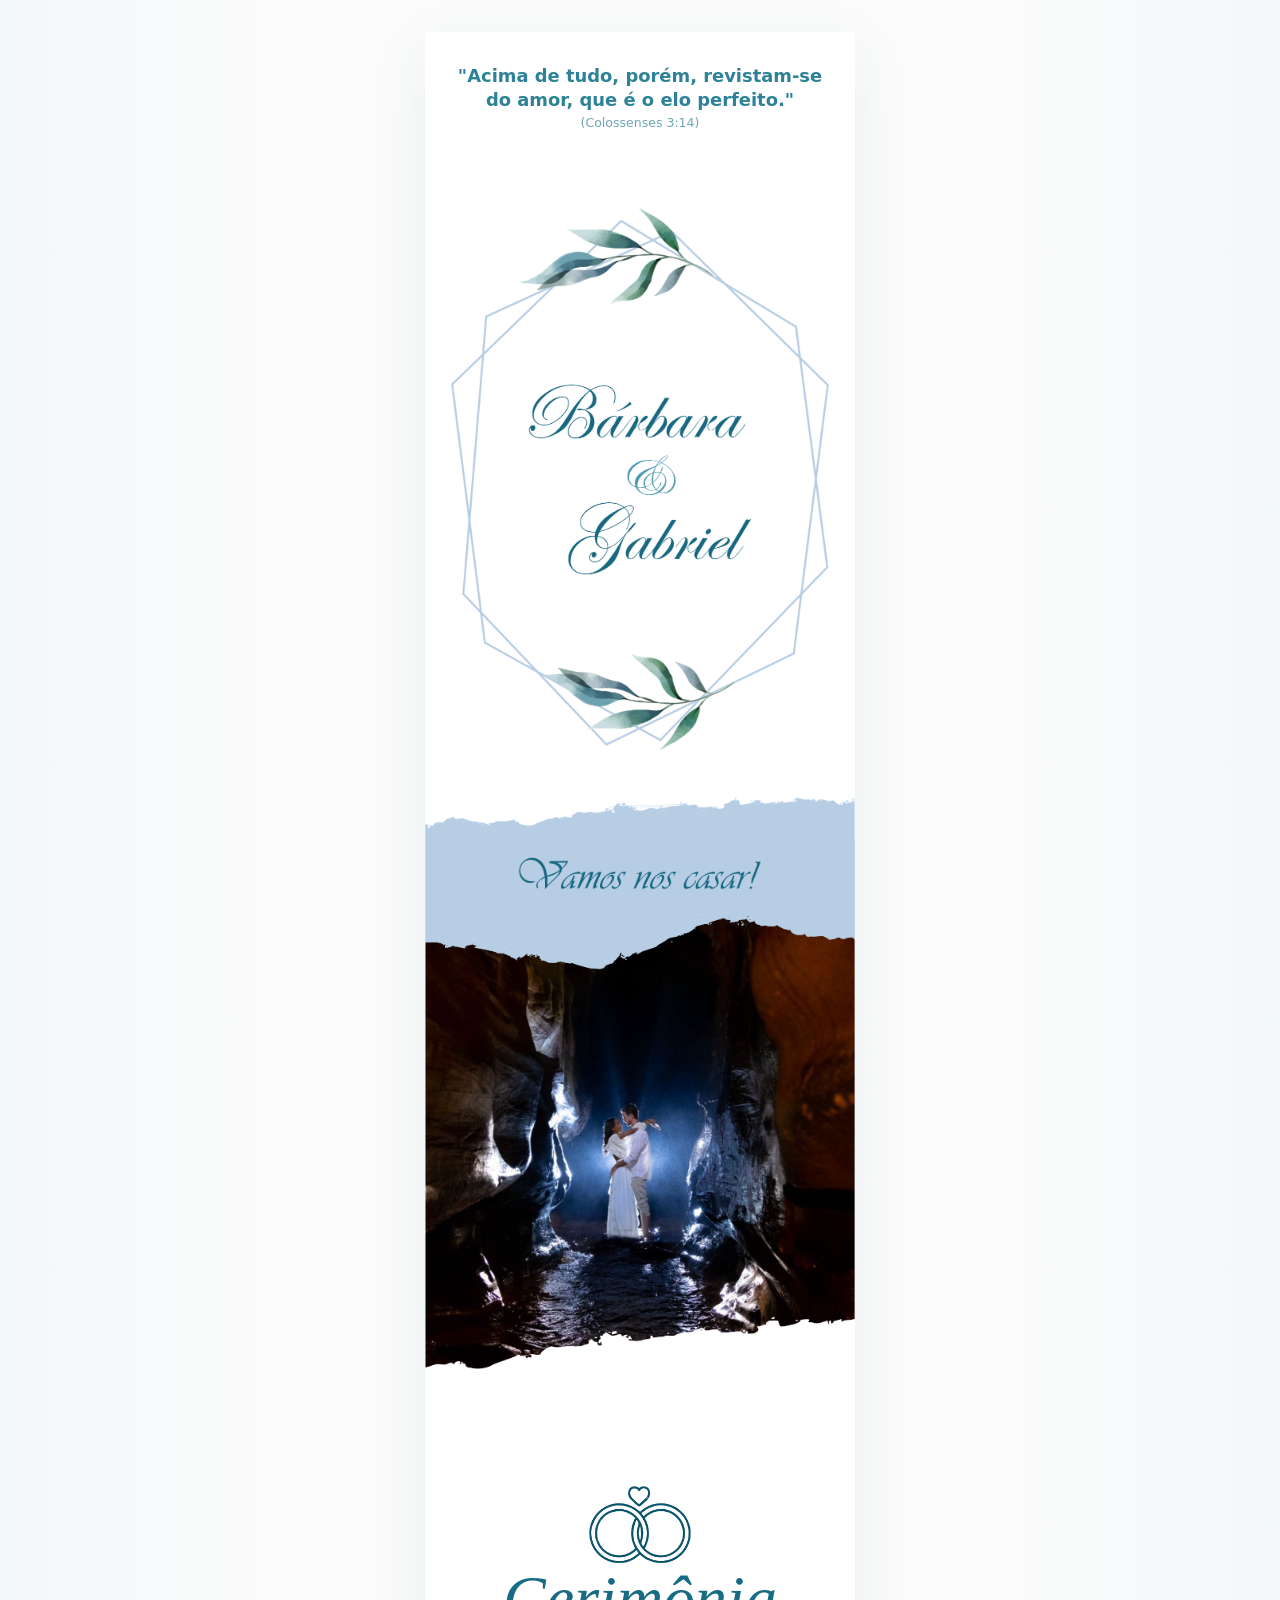
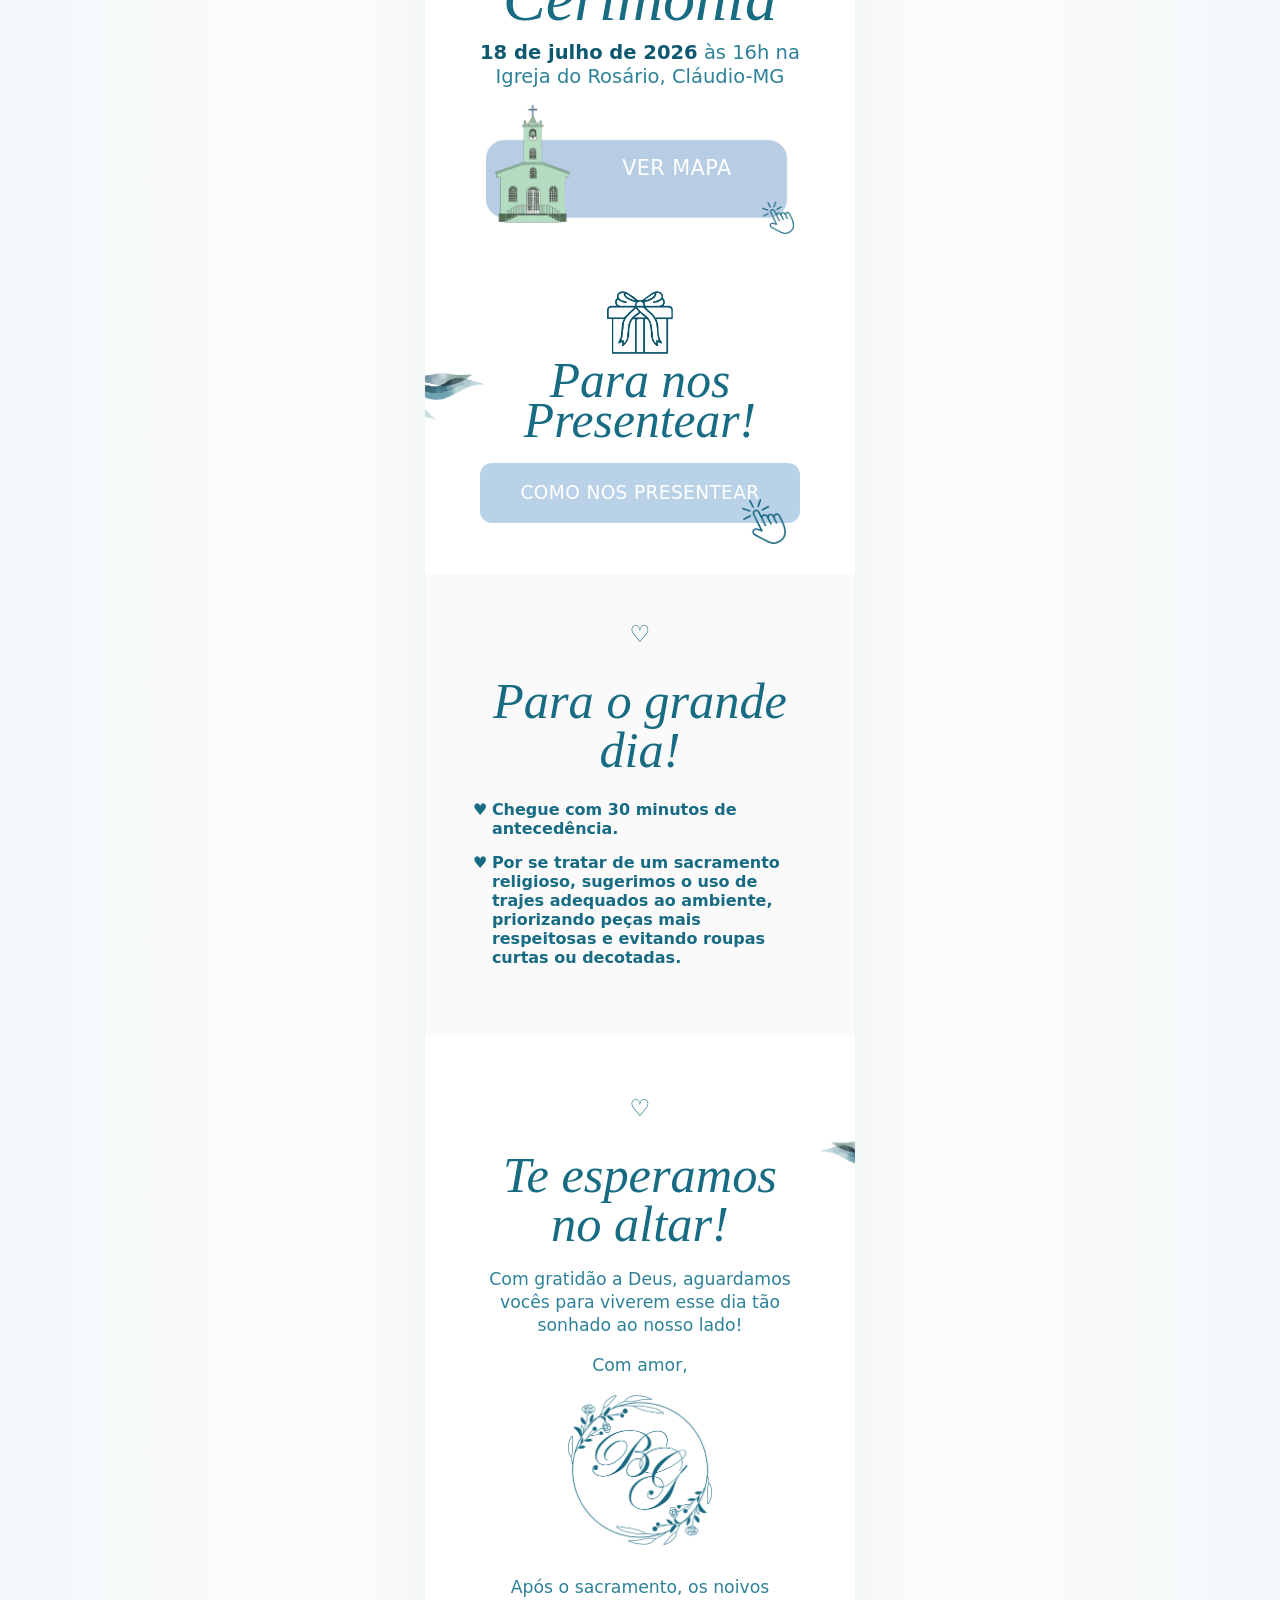
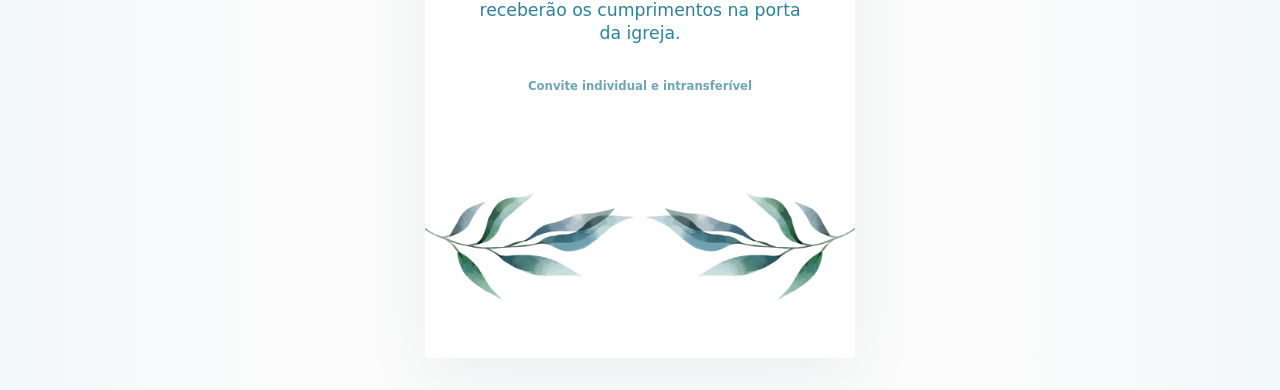
<file: index.html>
<!doctype html>
<html lang="pt-BR">
  <head>
    <meta charset="utf-8" />
    <meta name="viewport" content="width=device-width, initial-scale=1" />
    <meta
      name="description"
      content="Convite de casamento de Bárbara e Gabriel."
    />
    <title>Bárbara & Gabriel | Convite de Casamento</title>
    <link
      rel="icon"
      href="data:image/svg+xml,%3Csvg xmlns='http://www.w3.org/2000/svg' viewBox='0 0 64 64'%3E%3Crect width='64' height='64' rx='8' fill='%23f8fbfb'/%3E%3Ctext x='50%25' y='56%25' text-anchor='middle' font-size='28' fill='%23176b83' font-family='Georgia'%3EBG%3C/text%3E%3C/svg%3E"
    />
    <link rel="preload" as="image" href="assets/convite/nomes.png" />
    <link rel="preload" as="image" href="assets/convite/noivos.png" />
    <link rel="stylesheet" href="convite.css" />
  </head>
  <body>
    <a class="skip-link" href="#cerimonia">Ir para cerimônia</a>

    <main class="invite-page" aria-label="Convite de casamento de Bárbara e Gabriel">
      <header class="opening">
        <p class="verse">
          "Acima de tudo, porém, revistam-se<br />
          do amor, que é o elo perfeito."
          <span>(Colossenses 3:14)</span>
        </p>

        <img
          class="names-art"
          src="assets/convite/nomes.png"
          alt="Bárbara e Gabriel"
          width="946"
          height="1619"
          decoding="async"
          fetchpriority="high"
        />
      </header>

      <section class="couple-section" aria-label="Vamos nos casar">
        <img
          class="couple-art"
          src="assets/convite/noivos.png"
          alt="Vamos nos casar! Foto de Bárbara e Gabriel"
          width="1082"
          height="1599"
          decoding="async"
          fetchpriority="high"
        />
      </section>

      <section class="ceremony" id="cerimonia" aria-labelledby="ceremony-title">
        <img
          class="rings-art"
          src="assets/convite/aliancas.png"
          alt=""
          width="194"
          height="146"
          decoding="async"
        />
        <h1 id="ceremony-title">Cerimônia</h1>
        <p>
          <strong>18 de julho de 2026</strong> às 16h na<br />
          Igreja do Rosário, Cláudio-MG
        </p>

        <a
          class="map-link"
          href="https://www.google.com/maps/search/?api=1&query=Igreja%20do%20Ros%C3%A1rio%2C%20Cl%C3%A1udio-MG"
          target="_blank"
          rel="noopener"
          aria-label="Ver mapa da Igreja do Rosário, Cláudio-MG"
        >
          <img
            src="assets/convite/local.png"
            alt=""
            width="1325"
            height="556"
            decoding="async"
          />
          <span>Ver mapa</span>
        </a>
      </section>

      <section class="gift-section" aria-labelledby="gift-title">
        <img
          class="branch branch--left"
          src="assets/convite/galho-2.png"
          alt=""
          width="369"
          height="368"
          decoding="async"
        />
        <img
          class="gift-art"
          src="assets/convite/presente.png"
          alt=""
          width="253"
          height="242"
          decoding="async"
        />
        <h2 id="gift-title">Para nos<br />Presentear!</h2>
        <a
          class="soft-button"
          href="presentes.html"
        >
          Como nos presentear
          <img
            class="click-icon click-icon--gift"
            src="assets/convite/icone-clique.png"
            alt=""
            width="194"
            height="198"
            decoding="async"
          />
        </a>
      </section>

      <section class="big-day" aria-labelledby="big-day-title">
        <span class="heart" aria-hidden="true">♡</span>
        <h2 id="big-day-title">Para o grande dia!</h2>
        <ul>
          <li>Chegue com 30 minutos de antecedência.</li>
          <li>
            Por se tratar de um sacramento religioso, sugerimos o uso de trajes
            adequados ao ambiente, priorizando peças mais respeitosas e evitando
            roupas curtas ou decotadas.
          </li>
        </ul>
      </section>

      <section class="closing" aria-label="Mensagem aos convidados">
        <span class="heart" aria-hidden="true">♡</span>
        <img
          class="branch branch--right"
          src="assets/convite/galho.png"
          alt=""
          width="369"
          height="368"
          decoding="async"
        />
        <h2>Te esperamos no altar!</h2>
        <p>
          Com gratidão a Deus, aguardamos vocês para viverem esse dia tão sonhado
          ao nosso lado!
        </p>
        <p>Com amor,</p>
        <img
          class="crest-art"
          src="assets/convite/brasao.png"
          alt="Brasão de Bárbara e Gabriel"
          width="614"
          height="614"
          loading="eager"
          decoding="async"
        />
        <p>
          Após o sacramento, os noivos receberão os cumprimentos na porta da igreja.
        </p>
        <small>Convite individual e intransferível</small>
      </section>

      <footer class="invite-footer">
        <img
          src="assets/convite/galhos.png"
          alt=""
          width="1247"
          height="682"
          decoding="async"
        />
      </footer>
    </main>
  </body>
</html>
</file>
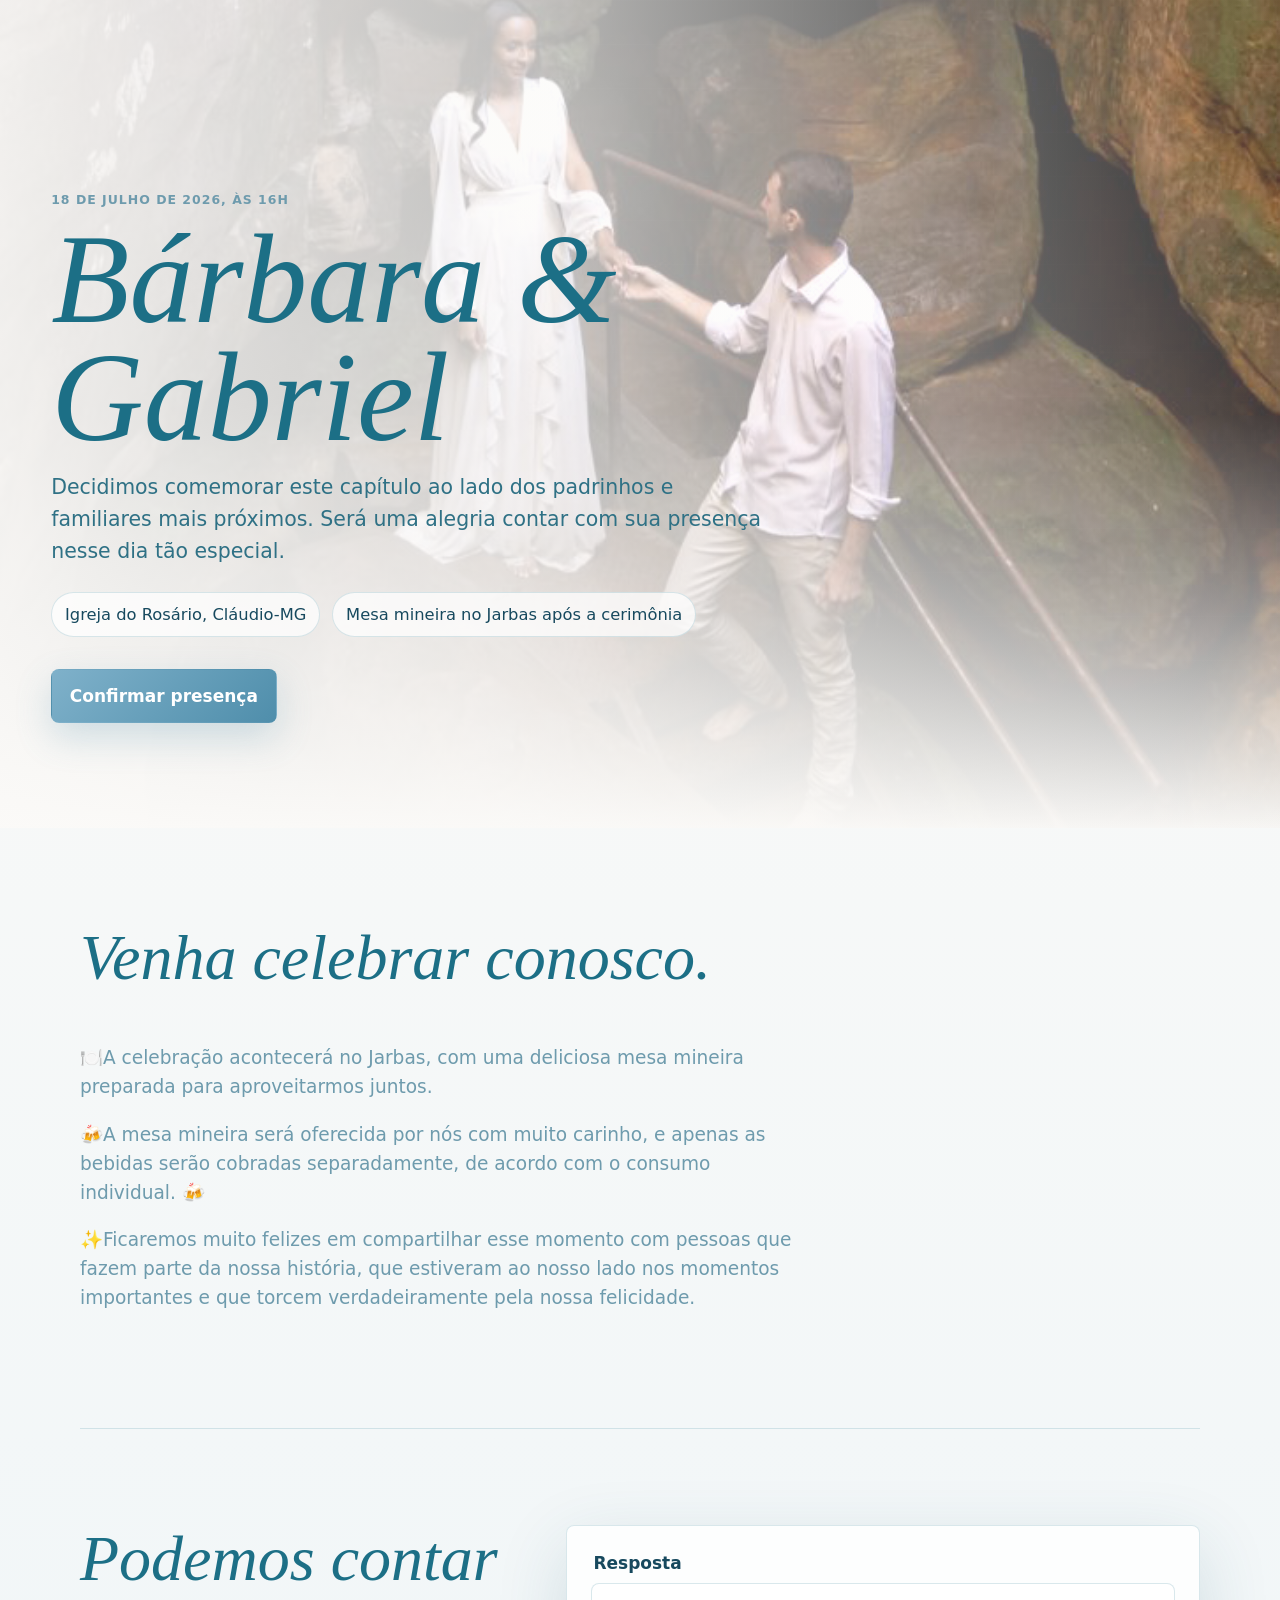
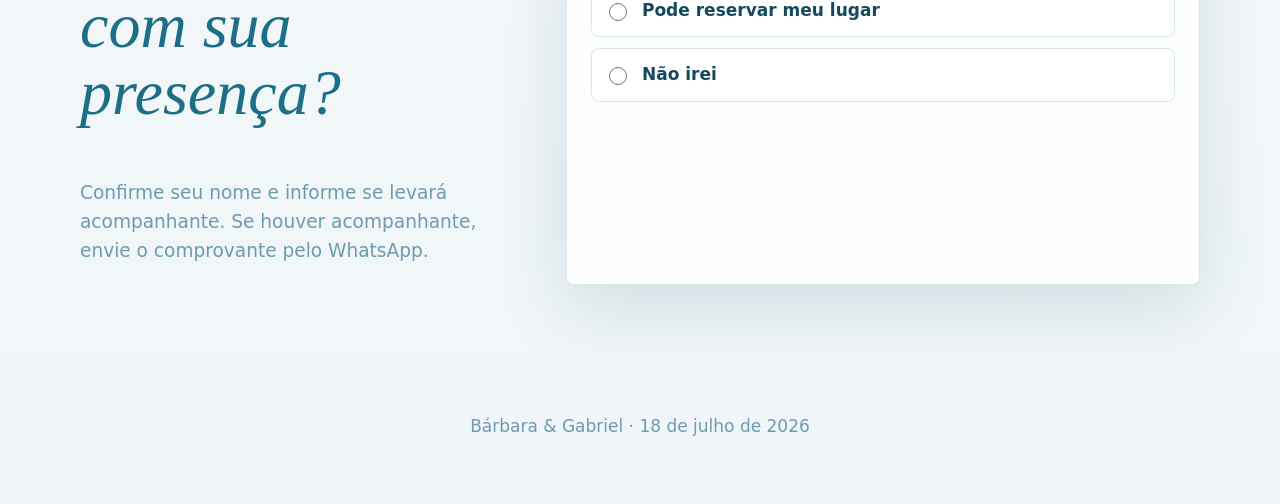
<file: confirmacao.html>
<!doctype html>
<html lang="pt-BR">
  <head>
    <meta charset="utf-8" />
    <meta name="viewport" content="width=device-width, initial-scale=1" />
    <meta
      name="description"
      content="Confirme sua presença na celebração do casamento de Bárbara e Gabriel."
    />
    <title>Bárbara & Gabriel | Confirmação de Presença</title>
    <link
      rel="icon"
      href="data:image/svg+xml,%3Csvg xmlns='http://www.w3.org/2000/svg' viewBox='0 0 64 64'%3E%3Crect width='64' height='64' rx='8' fill='%23151625'/%3E%3Ctext x='50%25' y='56%25' text-anchor='middle' font-size='30' fill='%23f6f0e7' font-family='Georgia'%3EBG%3C/text%3E%3C/svg%3E"
    />
    <link rel="preload" as="image" href="foto.png" />
    <link rel="stylesheet" href="styles.css" />
  </head>
  <body>
    <a class="skip-link" href="#confirmacao">Ir para confirmação</a>

    <header class="hero" aria-label="Convite de casamento de Bárbara e Gabriel">
      <img
        class="hero__image"
        src="foto.png"
        alt="Bárbara e Gabriel sorrindo ao ar livre"
        width="1080"
        height="1271"
        decoding="async"
        fetchpriority="high"
      />
      <div class="hero__shade" aria-hidden="true"></div>
      <div class="hero__grain" aria-hidden="true"></div>

      <div class="hero__content">
        <p class="eyebrow">18 de julho de 2026, às 16h</p>
        <h1>Bárbara & Gabriel</h1>
        <p class="hero__copy">
          Decidimos comemorar este capítulo ao lado dos padrinhos e familiares
          mais próximos. Será uma alegria contar com sua presença nesse dia tão
          especial.
        </p>
        <div class="hero__meta" aria-label="Informações principais do evento">
          <span>Igreja do Rosário, Cláudio-MG</span>
          <span>Mesa mineira no Jarbas após a cerimônia</span>
        </div>
        <a class="button button--primary" href="#confirmacao">Confirmar presença</a>
      </div>
    </header>

    <main>
      <section class="intro" aria-labelledby="celebracao-title">
        <div class="intro__text">
          <h2 id="celebracao-title">Venha celebrar conosco.</h2>
          <p>
            🍽️A celebração acontecerá no Jarbas, com uma deliciosa mesa mineira
            preparada para aproveitarmos juntos.
          </p>
          <p>
            🍻A mesa mineira será oferecida por nós com muito carinho, e apenas
            as bebidas serão cobradas separadamente, de acordo com o consumo
            individual. 🍻
          </p>
          <p>
            ✨Ficaremos muito felizes em compartilhar esse momento com pessoas
            que fazem parte da nossa história, que estiveram ao nosso lado nos
            momentos importantes e que torcem verdadeiramente pela nossa
            felicidade.
          </p>
        </div>
      </section>

      <section class="rsvp" id="confirmacao" aria-labelledby="rsvp-title">
        <div class="rsvp__header">
          <h2 id="rsvp-title">Podemos contar com sua presença?</h2>
          <p>
            Confirme seu nome e informe se levará acompanhante. Se houver
            acompanhante, envie o comprovante pelo WhatsApp.
          </p>
        </div>

        <form class="rsvp-form" id="rsvpForm" novalidate>
          <div class="honeypot" aria-hidden="true">
            <label for="website">Website</label>
            <input id="website" name="website" type="text" tabindex="-1" autocomplete="off" />
          </div>

          <fieldset class="choice-group">
            <legend>Resposta</legend>
            <label class="choice-card">
              <input type="radio" name="attendance" value="confirmado" />
              <span>Pode reservar meu lugar</span>
            </label>
            <label class="choice-card">
              <input type="radio" name="attendance" value="nao_irei" />
              <span>Não irei</span>
            </label>
          </fieldset>

          <div class="presence-fields" data-presence-fields hidden>
            <div class="field">
              <label for="respondentName">Nome do convidado</label>
              <input
                id="respondentName"
                name="respondentName"
                type="text"
                maxlength="80"
                autocomplete="name"
                placeholder="Digite o seu nome."
              />
            </div>

            <div class="dynamic-block companions" data-companion-section>
              <div class="block-heading">
                <div>
                  <h3>Acompanhantes</h3>
                  <p>
                    Para os acompanhantes, haverá uma contribuição no valor de
                    R$ 70,00 referente à mesa mineira. As bebidas serão cobradas
                    à parte, de acordo com o consumo individual.
                  </p>
                  <p>
                    Pedimos apenas que nos envie o nome do acompanhante juntamente
                    com o comprovante do Pix abaixo ✨
                  </p>
                </div>
                <button class="button button--ghost" type="button" data-add-companion>
                  Adicionar acompanhante
                </button>
              </div>
              <div class="name-list" data-companion-list></div>
            </div>

            <aside class="summary" aria-live="polite">
              <div>
                <span>Pessoas confirmadas</span>
                <strong data-total-people>1</strong>
              </div>
              <div>
                <span>Acompanhantes</span>
                <strong data-total-companions>0</strong>
              </div>
              <div>
                <span>Contribuição</span>
                <strong data-total-price>R$ 0,00</strong>
              </div>
            </aside>

            <div class="payment-action" data-payment-action hidden>
              <div class="payment-info" aria-label="Dados de contribuição do acompanhante">
                <div>
                  <span class="detail__label">Pix</span>
                  <span class="pix-copy-row">
                    <span class="pix-key">bargonsilva@gmail.com</span>
                    <button
                      class="copy-pix"
                      type="button"
                      data-copy="bargonsilva@gmail.com"
                      aria-label="Copiar chave Pix"
                      title="Copiar chave Pix"
                    >
                      <span aria-hidden="true">⧉</span>
                    </button>
                  </span>
                </div>
              </div>
              <a class="button button--secondary" data-whatsapp href="#" target="_blank" rel="noopener">
                Enviar comprovante pelo WhatsApp
              </a>
            </div>
          </div>

          <p class="form-message" data-form-message role="status"></p>

          <div class="form-actions" data-form-actions hidden>
            <button class="button button--primary" type="submit" data-submit>
              Enviar confirmação
            </button>
          </div>
        </form>

        <section class="success-panel" data-success hidden aria-live="polite">
          <p class="eyebrow">Confirmação enviada</p>
          <h2>Obrigado por responder.</h2>
          <p data-success-summary></p>
          <a class="button button--primary" data-success-whatsapp href="#" target="_blank" rel="noopener">
            Abrir WhatsApp
          </a>
        </section>
      </section>
    </main>

    <footer class="footer">
      <p>Bárbara & Gabriel · 18 de julho de 2026</p>
    </footer>

    <template id="nameRowTemplate">
      <div class="name-row">
        <label>
          <span data-label>Nome</span>
          <input type="text" maxlength="80" autocomplete="off" />
        </label>
        <button class="icon-button" type="button" aria-label="Remover nome" data-remove-name>
          ×
        </button>
      </div>
    </template>

    <script src="script.js"></script>
  </body>
</html>
</file>
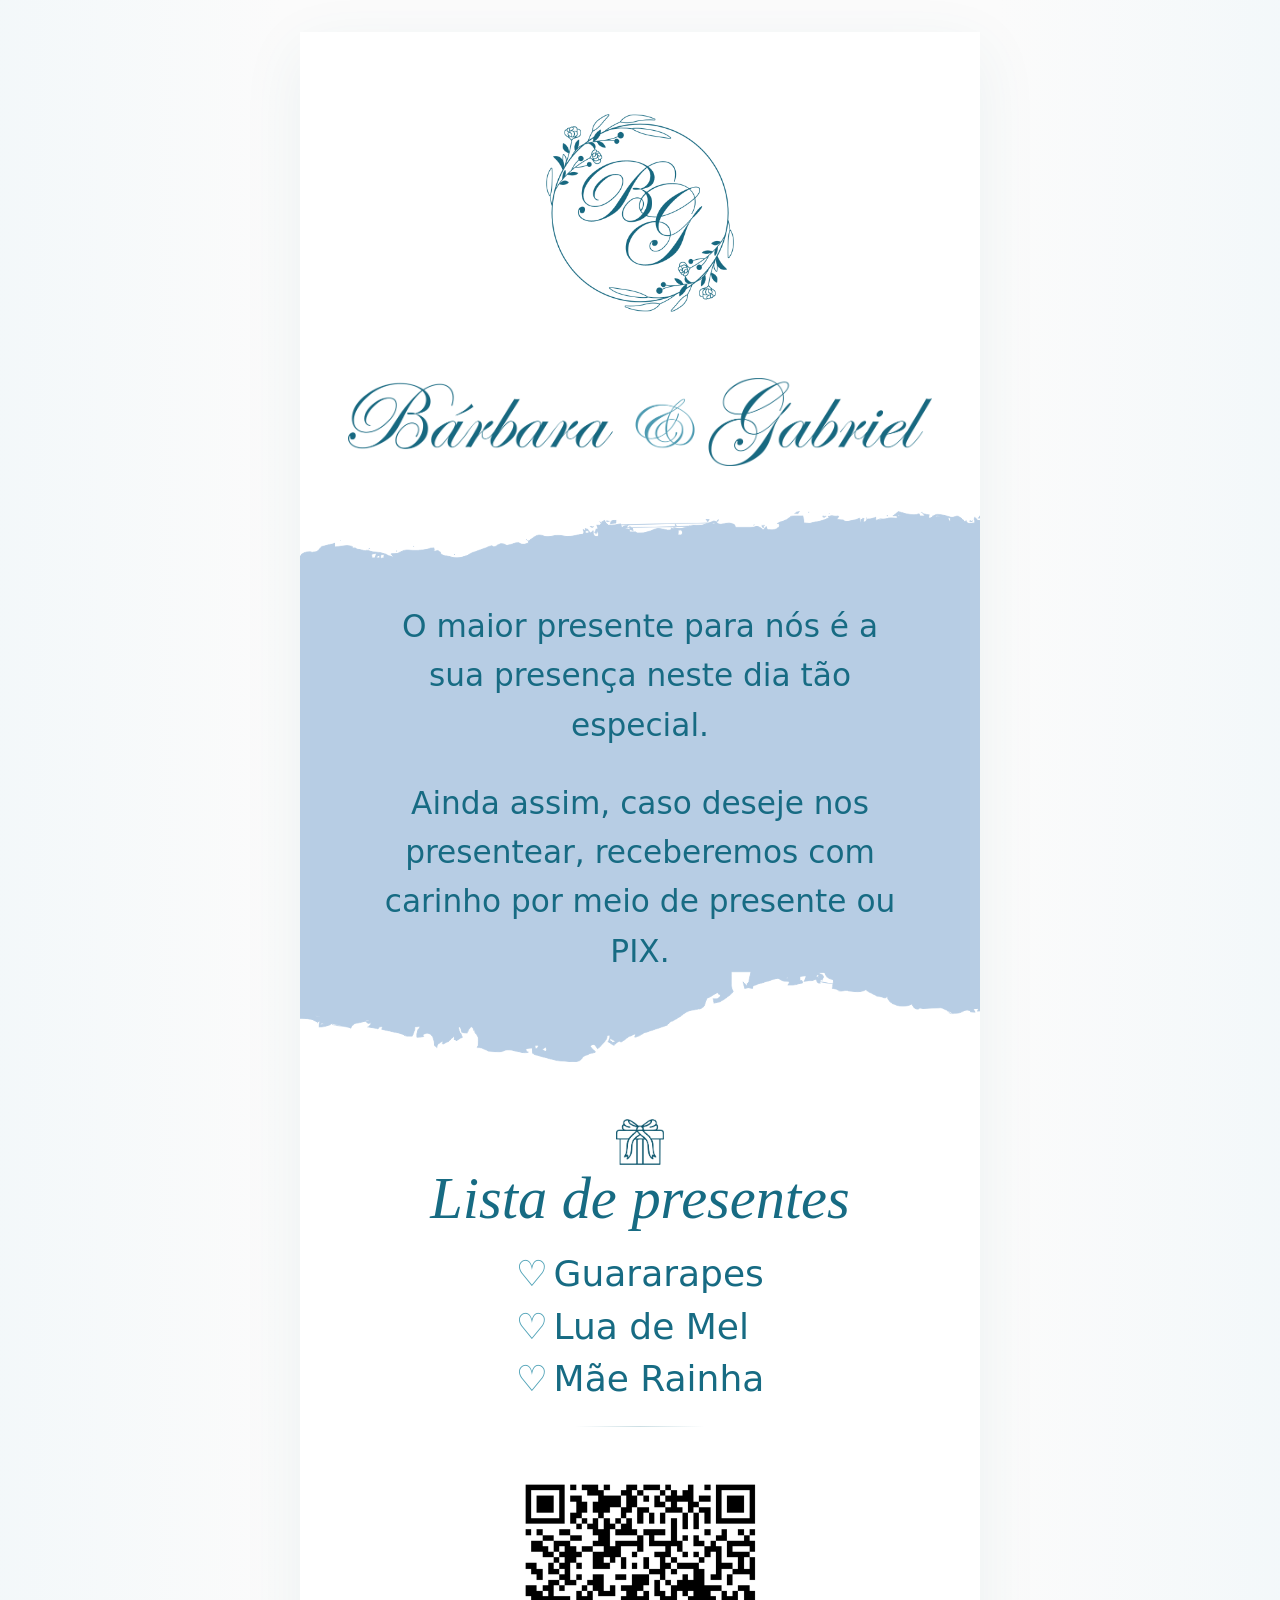
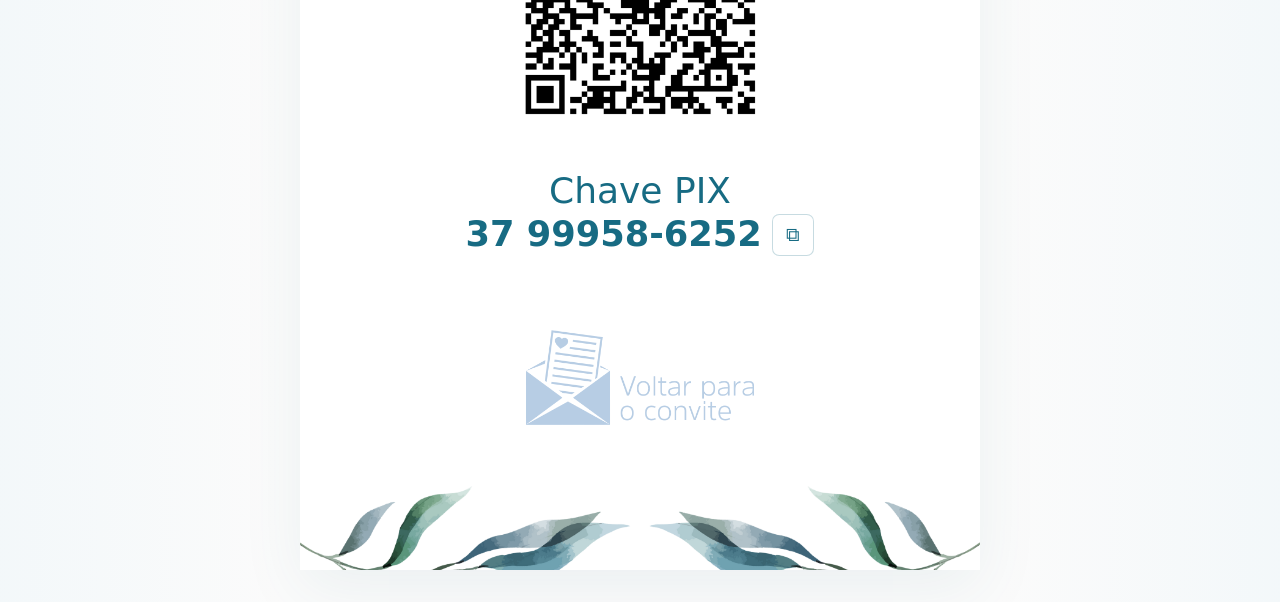
<file: presentes.html>
<!doctype html>
<html lang="pt-BR">
  <head>
    <meta charset="utf-8" />
    <meta name="viewport" content="width=device-width, initial-scale=1" />
    <meta
      name="description"
      content="Informações de presente para o casamento de Bárbara e Gabriel."
    />
    <title>Bárbara & Gabriel | Como nos presentear</title>
    <link
      rel="icon"
      href="data:image/svg+xml,%3Csvg xmlns='http://www.w3.org/2000/svg' viewBox='0 0 64 64'%3E%3Crect width='64' height='64' rx='8' fill='%23f8fbfb'/%3E%3Ctext x='50%25' y='56%25' text-anchor='middle' font-size='28' fill='%23176b83' font-family='Georgia'%3EBG%3C/text%3E%3C/svg%3E"
    />
    <link rel="preload" as="image" href="assets/convite/brasao.png" />
    <link rel="preload" as="image" href="assets/convite/presente-fundo.png" />
    <link rel="stylesheet" href="presentes.css" />
  </head>
  <body>
    <main class="gift-page" aria-labelledby="gift-title">
      <header class="gift-header">
        <img
          class="crest-art"
          src="assets/convite/brasao.png"
          alt="Brasão de Bárbara e Gabriel"
          width="614"
          height="614"
          decoding="async"
          fetchpriority="high"
        />
        <img
          class="names-horizontal"
          src="assets/convite/nomes-horizontal.png"
          alt="Bárbara e Gabriel"
          width="2620"
          height="395"
          decoding="async"
          fetchpriority="high"
        />
      </header>

      <section class="message-panel" aria-label="Mensagem sobre presentes">
        <img
          class="blue-paper"
          src="assets/convite/presente-fundo.png"
          alt=""
          width="1082"
          height="842"
          decoding="async"
        />
        <div class="message-content">
          <p>O maior presente para nós é a sua presença neste dia tão especial.</p>
          <p>
            Ainda assim, caso deseje nos presentear, receberemos com carinho por
            meio de presente ou PIX.
          </p>
        </div>
      </section>

      <section class="gift-list" aria-labelledby="gift-title">
        <img
          class="gift-icon"
          src="assets/convite/presente.png"
          alt=""
          width="253"
          height="242"
          decoding="async"
        />
        <h1 id="gift-title">Lista de presentes</h1>
        <ul>
          <li>Guararapes</li>
          <li>Lua de Mel</li>
          <li>Mãe Rainha</li>
        </ul>
      </section>

      <section class="pix-section" aria-labelledby="pix-title">
        <span class="divider" aria-hidden="true"></span>
        <img
          class="qr-code"
          src="assets/convite/pix-qrcode.png"
          alt="QR Code Pix para presentear Bárbara e Gabriel"
          width="500"
          height="500"
          decoding="async"
        />
        <h2 id="pix-title">Chave PIX</h2>
        <div class="pix-copy-row">
          <strong class="pix-key">37 99958-6252</strong>
          <button
            class="copy-pix"
            type="button"
            data-copy="37 99958-6252"
            aria-label="Copiar chave Pix 37 99958-6252"
            title="Copiar chave Pix"
          >
            <span aria-hidden="true">⧉</span>
          </button>
        </div>
        <p class="copy-message" data-copy-message role="status"></p>
      </section>

      <a class="back-link" href="index.html" aria-label="Voltar para o convite">
        <img
          src="assets/convite/voltar-convite.png"
          alt="Voltar para o convite"
          width="844"
          height="348"
          decoding="async"
        />
      </a>

      <footer class="gift-footer" aria-hidden="true">
        <img src="assets/convite/galhos.png" alt="" width="1247" height="682" decoding="async" />
      </footer>
    </main>

    <script>
      const pixButton = document.querySelector("[data-copy]");
      const copyMessage = document.querySelector("[data-copy-message]");

      pixButton.addEventListener("click", async () => {
        const value = pixButton.dataset.copy;
        try {
          await navigator.clipboard.writeText(value);
          pixButton.classList.add("is-copied");
          copyMessage.textContent = "Chave Pix copiada.";
          window.setTimeout(() => {
            pixButton.classList.remove("is-copied");
            copyMessage.textContent = "";
          }, 1600);
        } catch {
          window.prompt("Copie a chave Pix:", value);
        }
      });
    </script>
  </body>
</html>
</file>
<file: convite.css>
:root {
  color-scheme: light;
  --ink: #176b83;
  --ink-dark: #0e5870;
  --text: #2e8298;
  --muted: #6fa5b6;
  --paper: #fff;
  --paper-soft: #fafafa;
  --blue: #b9d2e8;
  --line: rgba(23, 107, 131, 0.24);
  --focus: rgba(23, 107, 131, 0.34);
}

* {
  box-sizing: border-box;
}

html {
  scroll-behavior: smooth;
}

body {
  margin: 0;
  background:
    linear-gradient(90deg, rgba(236, 245, 249, 0.52), transparent 22%, transparent 78%, rgba(236, 245, 249, 0.52)),
    #fbfbfb;
  color: var(--text);
  font-family:
    "Segoe UI",
    system-ui,
    -apple-system,
    BlinkMacSystemFont,
    sans-serif;
  font-size: 16px;
  line-height: 1.42;
}

a {
  color: inherit;
}

img {
  max-width: 100%;
}

.names-art,
.couple-art,
.rings-art,
.map-link img,
.branch,
.gift-art,
.crest-art,
.invite-footer img {
  height: auto;
}

.skip-link {
  position: fixed;
  left: 1rem;
  top: 1rem;
  z-index: 10;
  border-radius: 6px;
  background: var(--ink-dark);
  color: #fff;
  padding: 0.75rem 1rem;
  text-decoration: none;
}

.skip-link:not(:focus-visible) {
  width: 1px;
  height: 1px;
  overflow: hidden;
  clip-path: inset(50%);
  white-space: nowrap;
}

.skip-link:focus-visible,
.map-link:focus-visible,
.soft-button:focus-visible {
  outline: 3px solid var(--focus);
  outline-offset: 4px;
}

.invite-page {
  width: min(100%, 430px);
  margin: 0 auto;
  overflow: hidden;
  background: var(--paper);
  box-shadow: 0 18px 58px rgba(47, 109, 132, 0.08);
}

.opening {
  padding-top: 2rem;
  text-align: center;
}

.verse {
  margin: 0 auto 1.5rem;
  color: var(--text);
  font-size: clamp(0.96rem, 3.45vw, 1.12rem);
  font-weight: 700;
  line-height: 1.34;
}

.verse span {
  display: block;
  margin-top: 0.16rem;
  color: var(--muted);
  font-size: 0.7em;
  font-weight: 500;
}

.names-art {
  display: block;
  width: 88%;
  margin: 0 auto -0.35rem;
}

.couple-section {
  margin-top: -0.15rem;
}

.couple-art {
  display: block;
  width: 100%;
}

.ceremony,
.gift-section,
.big-day,
.closing {
  position: relative;
  padding-inline: clamp(1.4rem, 8vw, 3rem);
  text-align: center;
}

.ceremony {
  padding-top: clamp(2.15rem, 9vw, 3.2rem);
  padding-bottom: 2.6rem;
}

.rings-art {
  display: block;
  width: clamp(4.8rem, 21vw, 6.4rem);
  margin: 0 auto 0.35rem;
}

h1,
h2 {
  margin: 0;
  color: var(--ink);
  font-family: Vivaldi, "Edwardian Script ITC", "Bickham Script Pro", Georgia, "Times New Roman", serif;
  font-style: italic;
  font-weight: 400;
}

.ceremony h1 {
  margin-bottom: 0.72rem;
  font-size: clamp(2.7rem, 12vw, 4rem);
  line-height: 0.95;
}

.ceremony p {
  margin: 0 auto 1rem;
  color: var(--text);
  font-size: clamp(1rem, 4.3vw, 1.22rem);
  line-height: 1.22;
}

.ceremony strong {
  color: var(--ink-dark);
  font-weight: 800;
}

.map-link {
  position: relative;
  display: block;
  width: min(22rem, 92%);
  margin: 0 auto;
  text-decoration: none;
}

.map-link img {
  display: block;
  width: 100%;
  height: auto;
}

.map-link span {
  position: absolute;
  left: 62%;
  top: 50%;
  color: #fff;
  font-size: clamp(1.05rem, 4vw, 1.3rem);
  font-weight: 500;
  letter-spacing: 0.02em;
  text-transform: uppercase;
  transform: translate(-50%, -50%);
}

.gift-section {
  padding-top: 1rem;
  padding-bottom: 3.2rem;
}

.branch {
  position: absolute;
  pointer-events: none;
}

.branch--left {
  left: -7.2rem;
  top: 0.2rem;
  width: 12rem;
}

.gift-art {
  display: block;
  width: clamp(3rem, 14vw, 4.1rem);
  margin: 0 auto 0.4rem;
}

.gift-section h2 {
  margin-bottom: 1.35rem;
  font-size: clamp(2.05rem, 10vw, 3.1rem);
  line-height: 0.82;
}

.soft-button {
  position: relative;
  display: inline-flex;
  min-height: 3.7rem;
  width: min(20rem, 100%);
  align-items: center;
  justify-content: center;
  border-radius: 0.75rem;
  background: var(--blue);
  color: #fff;
  font-size: clamp(0.96rem, 3.6vw, 1.16rem);
  font-weight: 500;
  letter-spacing: 0.02em;
  text-decoration: none;
  text-transform: uppercase;
}

.click-icon {
  position: absolute;
  width: clamp(2.1rem, 8vw, 2.75rem);
  max-width: none;
  height: auto;
  pointer-events: none;
}

.click-icon--gift {
  right: 0.9rem;
  bottom: -1.35rem;
}


.heart {
  display: block;
  margin-bottom: 2rem;
  color: var(--ink);
  font-size: 1.45rem;
  line-height: 1;
}

.big-day {
  padding-top: 3rem;
  padding-bottom: 4.2rem;
  background: var(--paper-soft);
}

.big-day h2,
.closing h2 {
  font-size: clamp(2.1rem, 9vw, 3.15rem);
  line-height: 0.98;
}

.big-day ul {
  display: grid;
  gap: 1rem;
  width: min(22rem, 100%);
  margin: 1.55rem auto 0;
  padding: 0;
  color: var(--ink);
  font-size: clamp(0.9rem, 3.55vw, 1rem);
  font-weight: 750;
  line-height: 1.18;
  list-style: none;
  text-align: left;
}

.big-day li {
  position: relative;
  padding-left: 1.18rem;
}

.big-day li::before {
  content: "♥";
  position: absolute;
  left: 0;
  top: 0;
}

.closing {
  padding-top: 3.8rem;
  padding-bottom: 0.7rem;
}

.branch--right {
  right: -7.5rem;
  top: 1.45rem;
  width: 10.6rem;
}

.closing h2 {
  margin-bottom: 1.15rem;
}

.closing p {
  width: min(23rem, 100%);
  margin: 0 auto 1.05rem;
  font-size: clamp(0.95rem, 3.7vw, 1.08rem);
  line-height: 1.34;
}

.crest-art {
  display: block;
  width: clamp(6.9rem, 34vw, 9rem);
  margin: 1.1rem auto 1.9rem;
}

.closing small {
  display: block;
  margin-top: 2.05rem;
  color: var(--muted);
  font-size: 0.73rem;
  font-weight: 700;
}

.invite-footer {
  margin-top: -0.7rem;
}

.invite-footer img {
  display: block;
  width: 112%;
  max-width: none;
  margin-left: -6%;
}


@media (min-width: 760px) {
  body {
    padding-block: 2rem;
  }
}

@media (max-width: 360px) {
  .opening {
    padding-top: 1.55rem;
  }

  .names-art {
    width: 92%;
  }

  .branch--left {
    left: -7.8rem;
  }

  .branch--right {
    right: -7.1rem;
  }
}

@media (prefers-reduced-motion: reduce) {
  *,
  *::before,
  *::after {
    scroll-behavior: auto !important;
  }
}
</file>
<file: styles.css>
:root {
  color-scheme: light;
  --ink: #1c6f86;
  --text: #2f7185;
  --muted: #6e9bad;
  --bg: #fbfaf8;
  --bg-soft: #eef5f8;
  --paper-blue: #c2d9ee;
  --line: rgba(65, 139, 162, 0.2);
  --leaf: #6f9488;
  --leaf-dark: #315f62;
  --rose: #d01867;
  --rose-dark: #9e174f;
  --navy: #17495e;
  --focus: #8dbad4;
  --danger: #ad2c4b;
  --success: #497f61;
  --radius: 8px;
  --shadow: 0 22px 70px rgba(38, 93, 113, 0.16);
}

* {
  box-sizing: border-box;
}

html {
  scroll-behavior: smooth;
}

body {
  margin: 0;
  background:
    linear-gradient(180deg, rgba(251, 250, 248, 0.96), rgba(238, 245, 248, 0.9)),
    var(--bg);
  color: var(--text);
  font-family:
    "Segoe UI",
    system-ui,
    -apple-system,
    BlinkMacSystemFont,
    sans-serif;
  font-size: 17px;
  line-height: 1.56;
}

button,
input {
  font: inherit;
}

button,
a {
  -webkit-tap-highlight-color: transparent;
}

a {
  color: inherit;
}

.skip-link {
  position: fixed;
  left: 1rem;
  top: 1rem;
  z-index: 20;
  transform: translateY(-150%);
  background: var(--navy);
  color: #fff;
  padding: 0.75rem 1rem;
  border-radius: var(--radius);
}

.skip-link:focus-visible {
  transform: translateY(0);
}

.hero {
  position: relative;
  min-height: 92svh;
  display: grid;
  align-items: end;
  overflow: hidden;
  isolation: isolate;
  padding: clamp(1.25rem, 4vw, 4rem);
}

.hero__image,
.hero__shade,
.hero__grain {
  position: absolute;
  inset: 0;
  width: 100%;
  height: 100%;
}

.hero__image {
  object-fit: cover;
  object-position: 50% 28%;
  z-index: -3;
  filter: saturate(0.88) contrast(1.02) brightness(1.06);
}

.hero__shade {
  z-index: -2;
  background:
    linear-gradient(90deg, rgba(251, 250, 248, 0.94) 0%, rgba(251, 250, 248, 0.74) 39%, rgba(251, 250, 248, 0.06) 100%),
    linear-gradient(180deg, rgba(251, 250, 248, 0.1) 0%, rgba(251, 250, 248, 0.18) 50%, rgba(251, 250, 248, 0.98) 100%);
}

.hero__grain {
  z-index: -1;
  opacity: 0.28;
  background-image:
    linear-gradient(rgba(255, 255, 255, 0.05) 1px, transparent 1px),
    linear-gradient(90deg, rgba(255, 255, 255, 0.04) 1px, transparent 1px);
  background-size: 44px 44px;
  mix-blend-mode: soft-light;
}

.hero__content {
  max-width: 720px;
  padding-bottom: min(6vh, 4rem);
  animation: reveal 900ms ease-out both;
}

.eyebrow {
  margin: 0 0 0.75rem;
  color: var(--muted);
  font-size: 0.78rem;
  font-weight: 700;
  letter-spacing: 0.08em;
  text-transform: uppercase;
}

h1,
h2,
h3,
p {
  margin-top: 0;
}

h1 {
  margin-bottom: 1rem;
  font-family: Georgia, "Times New Roman", serif;
  font-size: clamp(3.25rem, 10vw, 8.5rem);
  font-weight: 400;
  line-height: 0.92;
  color: var(--ink);
  font-style: italic;
}

h2 {
  font-family: Georgia, "Times New Roman", serif;
  font-size: clamp(2rem, 5vw, 4rem);
  font-weight: 400;
  line-height: 1.05;
  color: var(--ink);
  font-style: italic;
}

h3 {
  margin-bottom: 0.25rem;
  font-size: 1rem;
}

.hero__copy {
  max-width: 58ch;
  color: var(--text);
  font-size: clamp(1.08rem, 2vw, 1.28rem);
}

.hero__meta {
  display: flex;
  flex-wrap: wrap;
  gap: 0.75rem;
  margin: 1.5rem 0 2rem;
}

.hero__meta span {
  border: 1px solid var(--line);
  border-radius: 999px;
  padding: 0.55rem 0.8rem;
  background: rgba(255, 255, 255, 0.72);
  backdrop-filter: blur(10px);
  color: var(--navy);
  font-size: 1.02rem;
}

.button {
  display: inline-flex;
  min-height: 48px;
  align-items: center;
  justify-content: center;
  border: 1px solid transparent;
  border-radius: var(--radius);
  padding: 0.78rem 1.1rem;
  cursor: pointer;
  text-decoration: none;
  font-weight: 750;
  transition:
    transform 160ms ease,
    border-color 160ms ease,
    background 160ms ease,
    color 160ms ease;
}

.button:hover {
  transform: translateY(-2px);
}

.button:active {
  transform: translateY(0);
}

.button--primary {
  background: linear-gradient(135deg, #7fb1ca, #4f8eab);
  color: #fff;
  box-shadow: 0 14px 36px rgba(79, 142, 171, 0.24);
}

.button--secondary {
  background: rgba(194, 217, 238, 0.46);
  border-color: var(--line);
  color: var(--navy);
}

.button--ghost {
  min-height: 42px;
  background: transparent;
  border-color: rgba(65, 139, 162, 0.32);
  color: var(--ink);
}

main {
  position: relative;
  z-index: 1;
}

.intro,
.rsvp {
  width: min(1120px, calc(100% - 2rem));
  margin-inline: auto;
}

.intro {
  display: grid;
  grid-template-columns: 1fr;
  gap: clamp(1rem, 4vw, 3rem);
  padding: clamp(3rem, 8vw, 6rem) 0;
  border-bottom: 1px solid var(--line);
}

.intro__text p {
  max-width: 62ch;
  color: var(--muted);
  font-size: clamp(1.06rem, 1.7vw, 1.16rem);
}

.intro__details,
.payment-info {
  align-self: end;
  display: grid;
  gap: 1rem;
  padding: 1rem;
  border: 1px solid var(--line);
  border-radius: var(--radius);
  background: rgba(255, 255, 255, 0.72);
}

.intro__details > div,
.payment-info > div {
  display: grid;
  gap: 0.25rem;
}

.detail__label {
  color: var(--muted);
  font-size: 0.9rem;
}

.pix-copy-row {
  display: flex;
  align-items: center;
  gap: 0.55rem;
  flex-wrap: wrap;
}

.pix-key {
  color: var(--ink);
  font-weight: 700;
}

.copy-pix {
  display: inline-grid;
  width: 36px;
  height: 36px;
  place-items: center;
  border: 1px solid var(--line);
  border-radius: var(--radius);
  padding: 0;
  background: rgba(255, 255, 255, 0.78);
  color: var(--ink);
  cursor: pointer;
  font-size: 1rem;
  line-height: 1;
  transition:
    transform 160ms ease,
    background 160ms ease,
    border-color 160ms ease;
}

.copy-pix:hover {
  transform: translateY(-1px);
  border-color: rgba(65, 139, 162, 0.42);
  background: rgba(194, 217, 238, 0.42);
}

.copy-pix.is-copied {
  border-color: rgba(73, 127, 97, 0.45);
  background: rgba(73, 127, 97, 0.12);
  color: var(--success);
}

.rsvp {
  display: grid;
  grid-template-columns: minmax(0, 0.8fr) minmax(320px, 1.2fr);
  gap: clamp(1.5rem, 5vw, 4rem);
  padding: clamp(3rem, 8vw, 6rem) 0;
}

.rsvp__header {
  position: sticky;
  top: 1.5rem;
  align-self: start;
}

.rsvp__header p {
  color: var(--muted);
  font-size: clamp(1.06rem, 1.7vw, 1.16rem);
}

.rsvp-form,
.success-panel {
  border: 1px solid var(--line);
  border-radius: var(--radius);
  background: rgba(255, 255, 255, 0.84);
  box-shadow: var(--shadow);
  padding: clamp(1rem, 3vw, 1.5rem);
}

.honeypot {
  position: absolute;
  left: -100vw;
  width: 1px;
  height: 1px;
  overflow: hidden;
}

.field,
.dynamic-block,
.choice-group {
  margin: 0 0 1.25rem;
}

label,
legend {
  color: var(--navy);
  font-weight: 700;
}

.field label,
.name-row span,
legend {
  display: block;
  margin-bottom: 0.45rem;
}

input[type="text"] {
  width: 100%;
  min-height: 48px;
  border: 1px solid var(--line);
  border-radius: var(--radius);
  background: rgba(255, 255, 255, 0.92);
  color: var(--navy);
  padding: 0.8rem 0.9rem;
  outline: 0;
}

input[type="text"]::placeholder {
  color: rgba(47, 113, 133, 0.56);
}

input[type="text"]:focus,
.choice-card:has(input:focus-visible),
.button:focus-visible,
.icon-button:focus-visible,
.copy-pix:focus-visible {
  outline: 3px solid rgba(141, 186, 212, 0.42);
  outline-offset: 3px;
}

.choice-group {
  border: 0;
  padding: 0;
}

.choice-card {
  display: flex;
  min-height: 54px;
  align-items: center;
  gap: 0.75rem;
  border: 1px solid var(--line);
  border-radius: var(--radius);
  padding: 0.75rem;
  background: rgba(255, 255, 255, 0.78);
  cursor: pointer;
}

.choice-card + .choice-card {
  margin-top: 0.65rem;
}

.choice-card:has(input:checked) {
  border-color: rgba(65, 139, 162, 0.62);
  background: rgba(194, 217, 238, 0.48);
}

.choice-card input {
  width: 1.1rem;
  height: 1.1rem;
  accent-color: var(--rose);
}

.block-heading {
  display: flex;
  align-items: start;
  justify-content: space-between;
  gap: 1rem;
  margin-bottom: 0.85rem;
}

.block-heading p {
  margin-bottom: 0;
  color: var(--muted);
  font-size: 1.02rem;
}

.name-list {
  display: grid;
  gap: 0.75rem;
}

.name-row {
  display: grid;
  grid-template-columns: 1fr 44px;
  gap: 0.65rem;
  align-items: end;
}

.icon-button {
  width: 44px;
  height: 48px;
  border: 1px solid var(--line);
  border-radius: var(--radius);
  background: rgba(194, 217, 238, 0.22);
  color: var(--ink);
  cursor: pointer;
  font-size: 1.4rem;
  line-height: 1;
}

.summary {
  display: grid;
  grid-template-columns: repeat(3, 1fr);
  gap: 0.7rem;
  margin: 1.25rem 0;
}

.summary div {
  display: grid;
  gap: 0.35rem;
  border: 1px solid var(--line);
  border-radius: var(--radius);
  padding: 0.85rem;
  background: rgba(238, 245, 248, 0.7);
}

.payment-action {
  display: grid;
  gap: 0.8rem;
  margin-top: -0.2rem;
  border: 1px solid var(--line);
  border-radius: var(--radius);
  padding: 1rem;
  background: rgba(194, 217, 238, 0.24);
}

.payment-action p {
  margin: 0;
  color: var(--text);
  font-size: 1.02rem;
}

.summary span {
  color: var(--muted);
  font-size: 0.88rem;
}

.summary strong {
  font-size: 1.1rem;
}

.form-message {
  min-height: 1.5rem;
  color: var(--muted);
}

.form-message.is-error {
  color: var(--danger);
}

.form-message.is-success {
  color: var(--success);
}

.form-actions {
  display: grid;
  gap: 0.75rem;
}

.success-panel {
  align-self: start;
}

.success-panel p:not(.eyebrow) {
  color: var(--muted);
}

.footer {
  padding: 2rem 1rem 3rem;
  color: var(--muted);
  text-align: center;
}

[hidden] {
  display: none !important;
}

@keyframes reveal {
  from {
    opacity: 0;
    transform: translateY(24px);
  }
  to {
    opacity: 1;
    transform: translateY(0);
  }
}

@media (max-width: 820px) {
  .hero {
    min-height: 92svh;
    align-items: end;
  }

  .hero__image {
    object-position: 50% 20%;
  }

  .hero__shade {
    background:
      linear-gradient(180deg, rgba(251, 250, 248, 0.08) 0%, rgba(251, 250, 248, 0.42) 42%, rgba(251, 250, 248, 0.98) 100%),
      linear-gradient(90deg, rgba(251, 250, 248, 0.76), rgba(251, 250, 248, 0.2));
  }

  .intro,
  .rsvp {
    grid-template-columns: 1fr;
  }

  .rsvp__header {
    position: static;
  }

  .summary {
    grid-template-columns: 1fr;
  }

  .block-heading,
  .form-actions {
    align-items: stretch;
    flex-direction: column;
  }

  .button {
    width: 100%;
  }
}

@media (max-width: 480px) {
  .hero {
    padding: 1rem;
  }

  .hero__meta span {
    width: 100%;
  }

  .name-row {
    grid-template-columns: 1fr;
  }

  .icon-button {
    width: 100%;
  }
}

@media (prefers-reduced-motion: reduce) {
  *,
  *::before,
  *::after {
    scroll-behavior: auto !important;
    animation-duration: 1ms !important;
    animation-iteration-count: 1 !important;
    transition-duration: 1ms !important;
  }
}
</file>
<file: presentes.css>
:root {
  color-scheme: light;
  --ink: #176b83;
  --ink-dark: #0e5870;
  --text: #1f738a;
  --muted: #76aabb;
  --paper: #fff;
  --focus: rgba(23, 107, 131, 0.34);
}

* {
  box-sizing: border-box;
}

html {
  scroll-behavior: smooth;
}

body {
  margin: 0;
  background:
    linear-gradient(90deg, rgba(236, 245, 249, 0.52), transparent 22%, transparent 78%, rgba(236, 245, 249, 0.52)),
    #fbfbfb;
  color: var(--text);
  font-family:
    "Segoe UI",
    system-ui,
    -apple-system,
    BlinkMacSystemFont,
    sans-serif;
  font-size: 16px;
  line-height: 1.45;
}

img {
  max-width: 100%;
  height: auto;
}

button {
  font: inherit;
}

.gift-page {
  width: min(100%, 680px);
  min-height: 100svh;
  margin: 0 auto;
  overflow: hidden;
  background: var(--paper);
  box-shadow: 0 18px 58px rgba(47, 109, 132, 0.08);
  text-align: center;
}

.gift-header {
  padding: clamp(3.35rem, 12vw, 5.15rem) 0 0;
}

.crest-art {
  display: block;
  width: clamp(8.2rem, 28vw, 11.8rem);
  margin: 0 auto clamp(3.2rem, 9vw, 4.15rem);
}

.names-horizontal {
  display: block;
  width: 86%;
  max-width: none;
  margin: 0 auto clamp(2rem, 6.6vw, 2.8rem);
}

.message-panel {
  position: relative;
  min-height: clamp(22.5rem, 72vw, 30.8rem);
  display: grid;
  align-items: center;
  padding: clamp(4.5rem, 11vw, 5.7rem) clamp(1.7rem, 8vw, 4.5rem) clamp(4.2rem, 10vw, 5.4rem);
}

.blue-paper {
  position: absolute;
  inset: 0;
  width: 100%;
  height: 100%;
  object-fit: cover;
  z-index: 0;
}

.message-content {
  position: relative;
  z-index: 1;
  display: grid;
  gap: clamp(1.25rem, 4vw, 1.8rem);
  color: var(--ink);
  font-size: clamp(1.42rem, 4.45vw, 1.95rem);
  font-weight: 400;
  line-height: 1.58;
}

.message-content p {
  margin: 0;
}

.gift-list {
  padding: clamp(2.85rem, 8.4vw, 3.55rem) 1.4rem 1rem;
}

.gift-icon {
  display: block;
  width: clamp(2.45rem, 7vw, 3rem);
  margin: 0 auto 0.45rem;
}

h1,
h2 {
  margin: 0;
  color: var(--ink);
}

h1 {
  font-family: Vivaldi, "Edwardian Script ITC", "Bickham Script Pro", Georgia, "Times New Roman", serif;
  font-size: clamp(2.45rem, 8.5vw, 3.65rem);
  font-style: italic;
  font-weight: 400;
  line-height: 0.92;
}

.gift-list ul {
  display: grid;
  gap: clamp(0.48rem, 1.7vw, 0.7rem);
  width: max-content;
  max-width: 100%;
  margin: clamp(1.25rem, 4vw, 1.7rem) auto 0;
  padding: 0;
  color: var(--ink);
  font-size: clamp(1.55rem, 5.6vw, 2.25rem);
  line-height: 1.15;
  list-style: none;
  text-align: left;
}

.gift-list li::before {
  content: "♡";
  margin-right: 0.35rem;
  color: #4fa2b7;
  font-weight: 700;
}

.pix-section {
  padding: clamp(0.35rem, 1.8vw, 0.65rem) 1.4rem 0;
}

.divider {
  display: block;
  width: clamp(6.9rem, 19vw, 8.1rem);
  height: 1px;
  margin: 0 auto clamp(1.75rem, 5vw, 2.2rem);
  background: linear-gradient(90deg, transparent, rgba(23, 107, 131, 0.22), transparent);
}

.qr-code {
  display: block;
  width: min(17.1rem, 41vw);
  margin: 0 auto clamp(1.8rem, 5vw, 2.25rem);
  background: #fff;
}

h2 {
  font-size: clamp(1.7rem, 5.1vw, 2.25rem);
  font-weight: 400;
  line-height: 1.05;
}

.pix-copy-row {
  display: inline-flex;
  max-width: 100%;
  align-items: center;
  justify-content: center;
  gap: 0.65rem;
  margin-top: 0.25rem;
}

.pix-key {
  color: var(--ink);
  font-size: clamp(1.55rem, 5.2vw, 2.2rem);
  font-weight: 800;
  line-height: 1.05;
}

.copy-pix {
  display: inline-grid;
  width: clamp(2.2rem, 6vw, 2.65rem);
  height: clamp(2.2rem, 6vw, 2.65rem);
  place-items: center;
  border: 1px solid rgba(23, 107, 131, 0.24);
  border-radius: 0.45rem;
  background: rgba(255, 255, 255, 0.82);
  color: var(--ink);
  cursor: pointer;
  font-size: clamp(1rem, 3vw, 1.18rem);
  line-height: 1;
}

.copy-pix.is-copied {
  background: rgba(23, 107, 131, 0.1);
}

.copy-message {
  min-height: 1.4rem;
  margin: 0.45rem 0 0;
  color: var(--muted);
  font-size: 0.86rem;
  font-weight: 700;
}

.back-link {
  display: block;
  width: min(14.3rem, 38%);
  margin: clamp(2rem, 5.5vw, 2.8rem) auto 0;
}

.back-link img {
  display: block;
}

.copy-pix:focus-visible,
.back-link:focus-visible {
  outline: 3px solid var(--focus);
  outline-offset: 4px;
  border-radius: 0.35rem;
}

.gift-footer img {
  display: block;
  width: 112%;
  max-width: none;
  margin-left: -6%;
  transform: translateY(-4.7rem);
}

.gift-footer {
  height: clamp(8.7rem, 24vw, 10.2rem);
  margin-top: -1.1rem;
  overflow: hidden;
}

@media (min-width: 760px) {
  body {
    padding-block: 2rem;
  }
}

@media (max-width: 360px) {
  .message-content {
    font-size: 1.35rem;
  }

  .gift-list ul {
    font-size: 1.55rem;
  }
}

@media (prefers-reduced-motion: reduce) {
  *,
  *::before,
  *::after {
    scroll-behavior: auto !important;
  }
}
</file>
